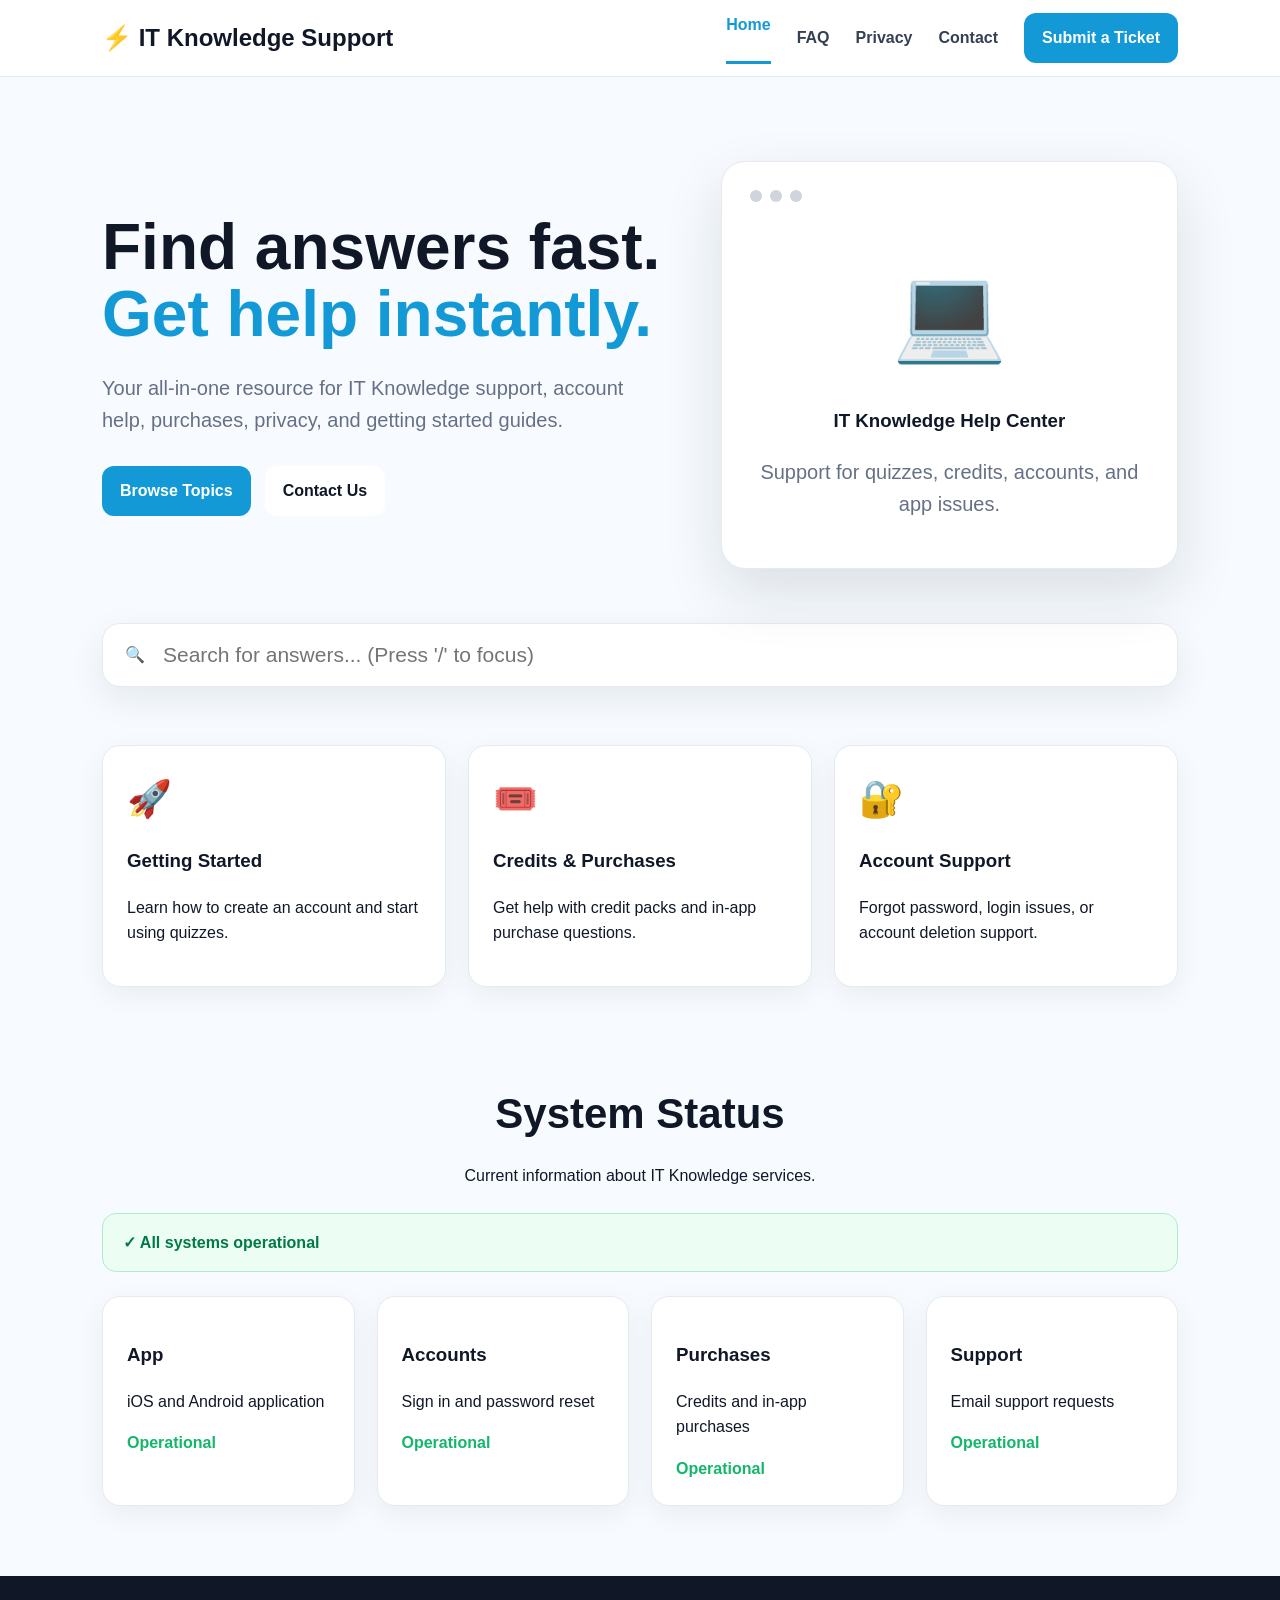
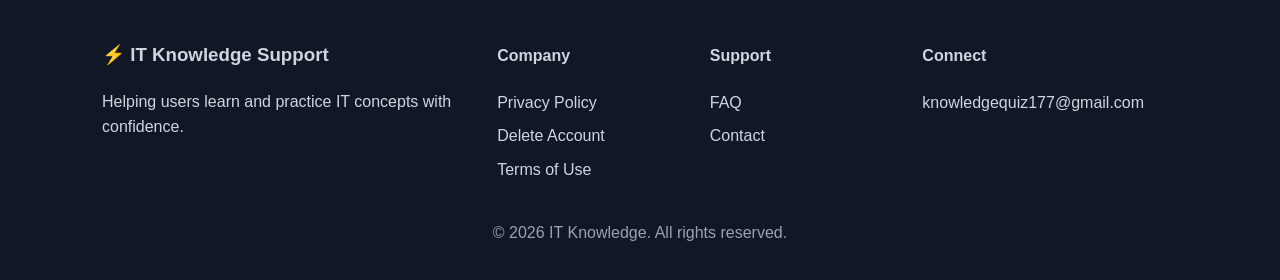
<file: index.html>
<!DOCTYPE html>
<html lang="en">
<head>
  <meta charset="UTF-8" />
  <meta name="viewport" content="width=device-width, initial-scale=1.0" />
  <title>IT Knowledge Support</title>
  <link rel="stylesheet" href="styles.css" />
  <script defer src="script.js"></script>
</head>
<body>
  <header class="site-header">
    <nav class="nav container">
      <a class="brand" href="index.html"><span class="bolt">⚡</span> IT Knowledge Support</a>
      <button class="menu-btn" aria-label="Open menu">☰</button>
      <div class="nav-links">
        <a class="active" href="index.html">Home</a>
        <a href="faq.html">FAQ</a>
        <a href="privacy.html">Privacy</a>
        <a href="contact.html">Contact</a>
        <a class="ticket" href="contact.html">Submit a Ticket</a>
      </div>
    </nav>
  </header>

  <main>
    <section class="hero container">
      <div class="hero-text">
        <h1>Find answers fast.<br><span>Get help instantly.</span></h1>
        <p>Your all-in-one resource for IT Knowledge support, account help, purchases, privacy, and getting started guides.</p>
        <div class="hero-actions">
          <a class="btn primary" href="faq.html">Browse Topics</a>
          <a class="btn secondary" href="contact.html">Contact Us</a>
        </div>
      </div>
      <div class="hero-card">
        <div class="screen-top"><span></span><span></span><span></span></div>
        <div class="support-illustration">💻</div>
        <h3>IT Knowledge Help Center</h3>
        <p>Support for quizzes, credits, accounts, and app issues.</p>
      </div>
    </section>

    <section class="search-section container">
      <div class="search-box">
        <span>🔍</span>
        <input id="homeSearch" type="text" placeholder="Search for answers... (Press '/' to focus)" />
      </div>
      <div id="searchResults" class="search-results"></div>
    </section>

    <section class="features container">
      <article>
        <div class="icon">🚀</div>
        <h3>Getting Started</h3>
        <p>Learn how to create an account and start using quizzes.</p>
      </article>
      <article>
        <div class="icon">🎟️</div>
        <h3>Credits & Purchases</h3>
        <p>Get help with credit packs and in-app purchase questions.</p>
      </article>
      <article>
        <div class="icon">🔐</div>
        <h3>Account Support</h3>
        <p>Forgot password, login issues, or account deletion support.</p>
      </article>
    </section>

    <section class="status container">
      <div class="section-title">
        <h2>System Status</h2>
        <p>Current information about IT Knowledge services.</p>
      </div>
      <div class="status-banner">✓ All systems operational</div>
      <div class="status-grid">
        <div><h3>App</h3><p>iOS and Android application</p><strong>Operational</strong></div>
        <div><h3>Accounts</h3><p>Sign in and password reset</p><strong>Operational</strong></div>
        <div><h3>Purchases</h3><p>Credits and in-app purchases</p><strong>Operational</strong></div>
        <div><h3>Support</h3><p>Email support requests</p><strong>Operational</strong></div>
      </div>
    </section>
  </main>

  <footer class="footer">
    <div class="container footer-grid">
      <div><h3>⚡ IT Knowledge Support</h3><p>Helping users learn and practice IT concepts with confidence.</p></div>
      <div><h4>Company</h4><a href="privacy.html">Privacy Policy</a><a href="delete-account.html">Delete Account</a><a href="terms.html">Terms of Use</a></div>
      <div><h4>Support</h4><a href="faq.html">FAQ</a><a href="contact.html">Contact</a></div>
      <div><h4>Connect</h4><a href="mailto:knowledgequiz177@gmail.com">knowledgequiz177@gmail.com</a></div>
    </div>
    <p class="copyright">© 2026 IT Knowledge. All rights reserved.</p>
  </footer>
</body>
</html>
</file>
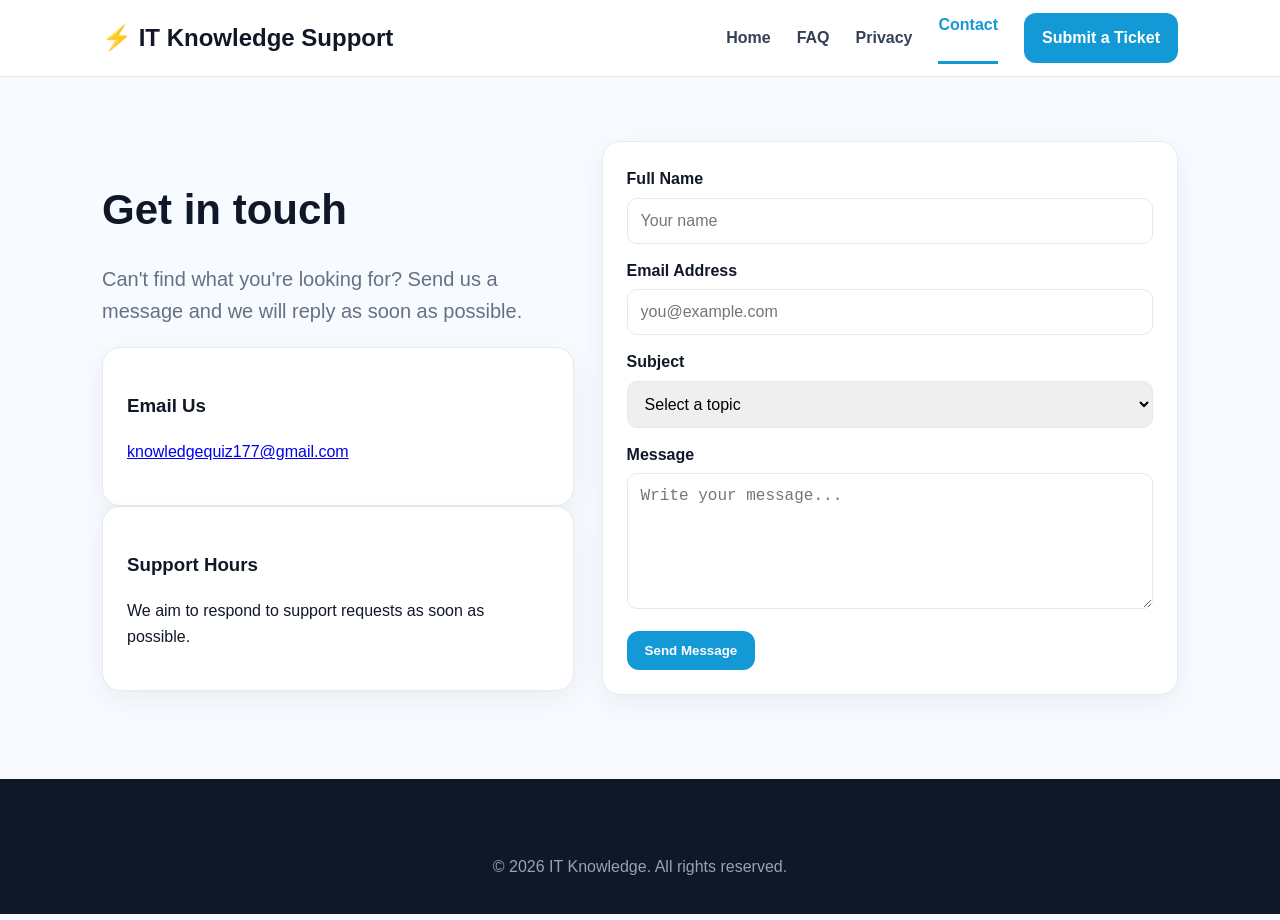
<file: contact.html>
<!DOCTYPE html>
<html lang="en"><head><meta charset="UTF-8"><meta name="viewport" content="width=device-width, initial-scale=1.0"><title>Contact | IT Knowledge Support</title><link rel="stylesheet" href="styles.css"><script defer src="script.js"></script></head>
<body>
<header class="site-header"><nav class="nav container"><a class="brand" href="index.html"><span class="bolt">⚡</span> IT Knowledge Support</a><button class="menu-btn">☰</button><div class="nav-links"><a href="index.html">Home</a><a href="faq.html">FAQ</a><a href="privacy.html">Privacy</a><a class="active" href="contact.html">Contact</a><a class="ticket" href="contact.html">Submit a Ticket</a></div></nav></header>
<main class="container page contact-grid">
<section><h1>Get in touch</h1><p class="lead">Can't find what you're looking for? Send us a message and we will reply as soon as possible.</p>
<div class="contact-card"><h3>Email Us</h3><p><a href="mailto:knowledgequiz177@gmail.com">knowledgequiz177@gmail.com</a></p></div>
<div class="contact-card"><h3>Support Hours</h3><p>We aim to respond to support requests as soon as possible.</p></div></section>
<section class="form-card"><form action="mailto:knowledgequiz177@gmail.com" method="post" enctype="text/plain"><label>Full Name<input name="name" required placeholder="Your name"></label><label>Email Address<input type="email" name="email" required placeholder="you@example.com"></label><label>Subject<select name="subject" required><option value="">Select a topic</option><option>General Inquiry</option><option>Bug Report</option><option>Purchase Issue</option><option>Account Support</option><option>Feature Request</option></select></label><label>Message<textarea name="message" rows="6" required placeholder="Write your message..."></textarea></label><button class="btn primary" type="submit">Send Message</button></form></section>
</main><footer class="footer"><p class="copyright">© 2026 IT Knowledge. All rights reserved.</p></footer>
</body></html>
</file>
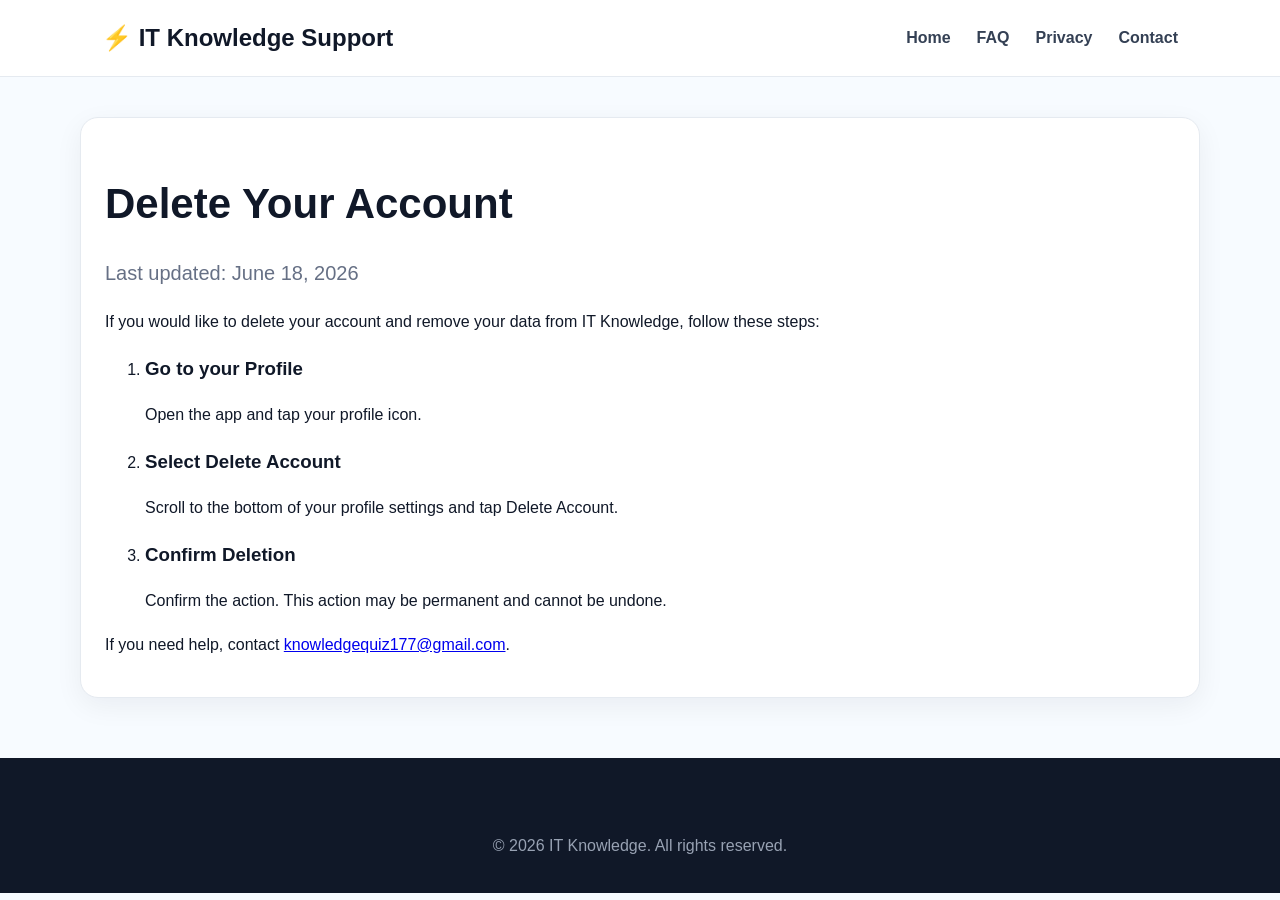
<file: delete-account.html>
<!DOCTYPE html><html lang="en"><head><meta charset="UTF-8"><meta name="viewport" content="width=device-width, initial-scale=1.0"><title>Delete Account | IT Knowledge</title><link rel="stylesheet" href="styles.css"><script defer src="script.js"></script></head><body><header class="site-header"><nav class="nav container"><a class="brand" href="index.html"><span class="bolt">⚡</span> IT Knowledge Support</a><button class="menu-btn">☰</button><div class="nav-links"><a href="index.html">Home</a><a href="faq.html">FAQ</a><a href="privacy.html">Privacy</a><a href="contact.html">Contact</a></div></nav></header><main class="container policy"><h1>Delete Your Account</h1><p class="lead">Last updated: June 18, 2026</p><p>If you would like to delete your account and remove your data from IT Knowledge, follow these steps:</p><ol class="steps"><li><h3>Go to your Profile</h3><p>Open the app and tap your profile icon.</p></li><li><h3>Select Delete Account</h3><p>Scroll to the bottom of your profile settings and tap Delete Account.</p></li><li><h3>Confirm Deletion</h3><p>Confirm the action. This action may be permanent and cannot be undone.</p></li></ol><p>If you need help, contact <a href="mailto:knowledgequiz177@gmail.com">knowledgequiz177@gmail.com</a>.</p></main><footer class="footer"><p class="copyright">© 2026 IT Knowledge. All rights reserved.</p></footer></body></html>
</file>
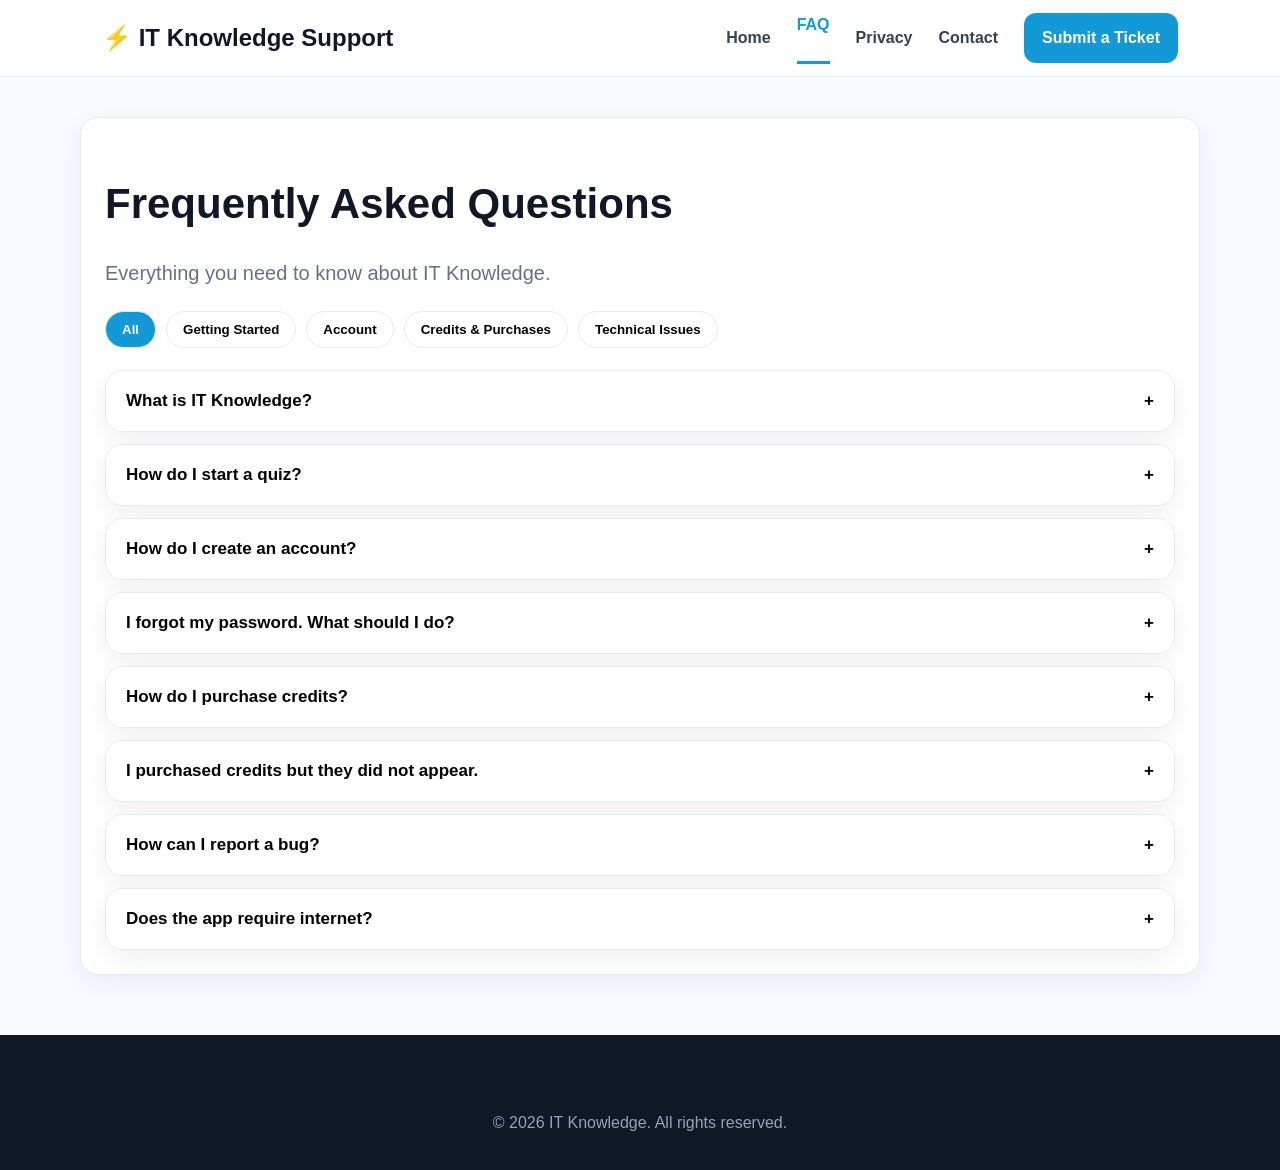
<file: faq.html>
<!DOCTYPE html>
<html lang="en"><head><meta charset="UTF-8"><meta name="viewport" content="width=device-width, initial-scale=1.0"><title>FAQ | IT Knowledge Support</title><link rel="stylesheet" href="styles.css"><script defer src="script.js"></script></head>
<body>
<header class="site-header"><nav class="nav container"><a class="brand" href="index.html"><span class="bolt">⚡</span> IT Knowledge Support</a><button class="menu-btn">☰</button><div class="nav-links"><a href="index.html">Home</a><a class="active" href="faq.html">FAQ</a><a href="privacy.html">Privacy</a><a href="contact.html">Contact</a><a class="ticket" href="contact.html">Submit a Ticket</a></div></nav></header>
<main class="container page">
<h1>Frequently Asked Questions</h1><p class="lead">Everything you need to know about IT Knowledge.</p>
<div class="tabs"><button class="tab active" data-filter="all">All</button><button class="tab" data-filter="start">Getting Started</button><button class="tab" data-filter="account">Account</button><button class="tab" data-filter="purchase">Credits & Purchases</button><button class="tab" data-filter="technical">Technical Issues</button></div>
<div class="faq-list">
<div class="faq-item" data-category="start"><button>What is IT Knowledge?<span>+</span></button><p>IT Knowledge is an educational quiz app designed to help users improve their information technology knowledge through quizzes and training activities.</p></div>
<div class="faq-item" data-category="start"><button>How do I start a quiz?<span>+</span></button><p>Open the app, sign in, choose your quiz topic or model, then start the quiz from the home screen.</p></div>
<div class="faq-item" data-category="account"><button>How do I create an account?<span>+</span></button><p>You can create an account directly inside the app using your email address.</p></div>
<div class="faq-item" data-category="account"><button>I forgot my password. What should I do?<span>+</span></button><p>Use the Forgot Password option on the login screen and follow the instructions sent to your email.</p></div>
<div class="faq-item" data-category="purchase"><button>How do I purchase credits?<span>+</span></button><p>Credits can be purchased directly inside the app using the available credit packages.</p></div>
<div class="faq-item" data-category="purchase"><button>I purchased credits but they did not appear.<span>+</span></button><p>Please restart the app first. If the issue continues, contact us with your account email and purchase details.</p></div>
<div class="faq-item" data-category="technical"><button>How can I report a bug?<span>+</span></button><p>Send a detailed description of the issue to knowledgequiz177@gmail.com. Screenshots are helpful.</p></div>
<div class="faq-item" data-category="technical"><button>Does the app require internet?<span>+</span></button><p>Some features, including login, purchases, and account services, may require an internet connection.</p></div>
</div>
</main><footer class="footer"><p class="copyright">© 2026 IT Knowledge. All rights reserved.</p></footer>
</body></html>
</file>
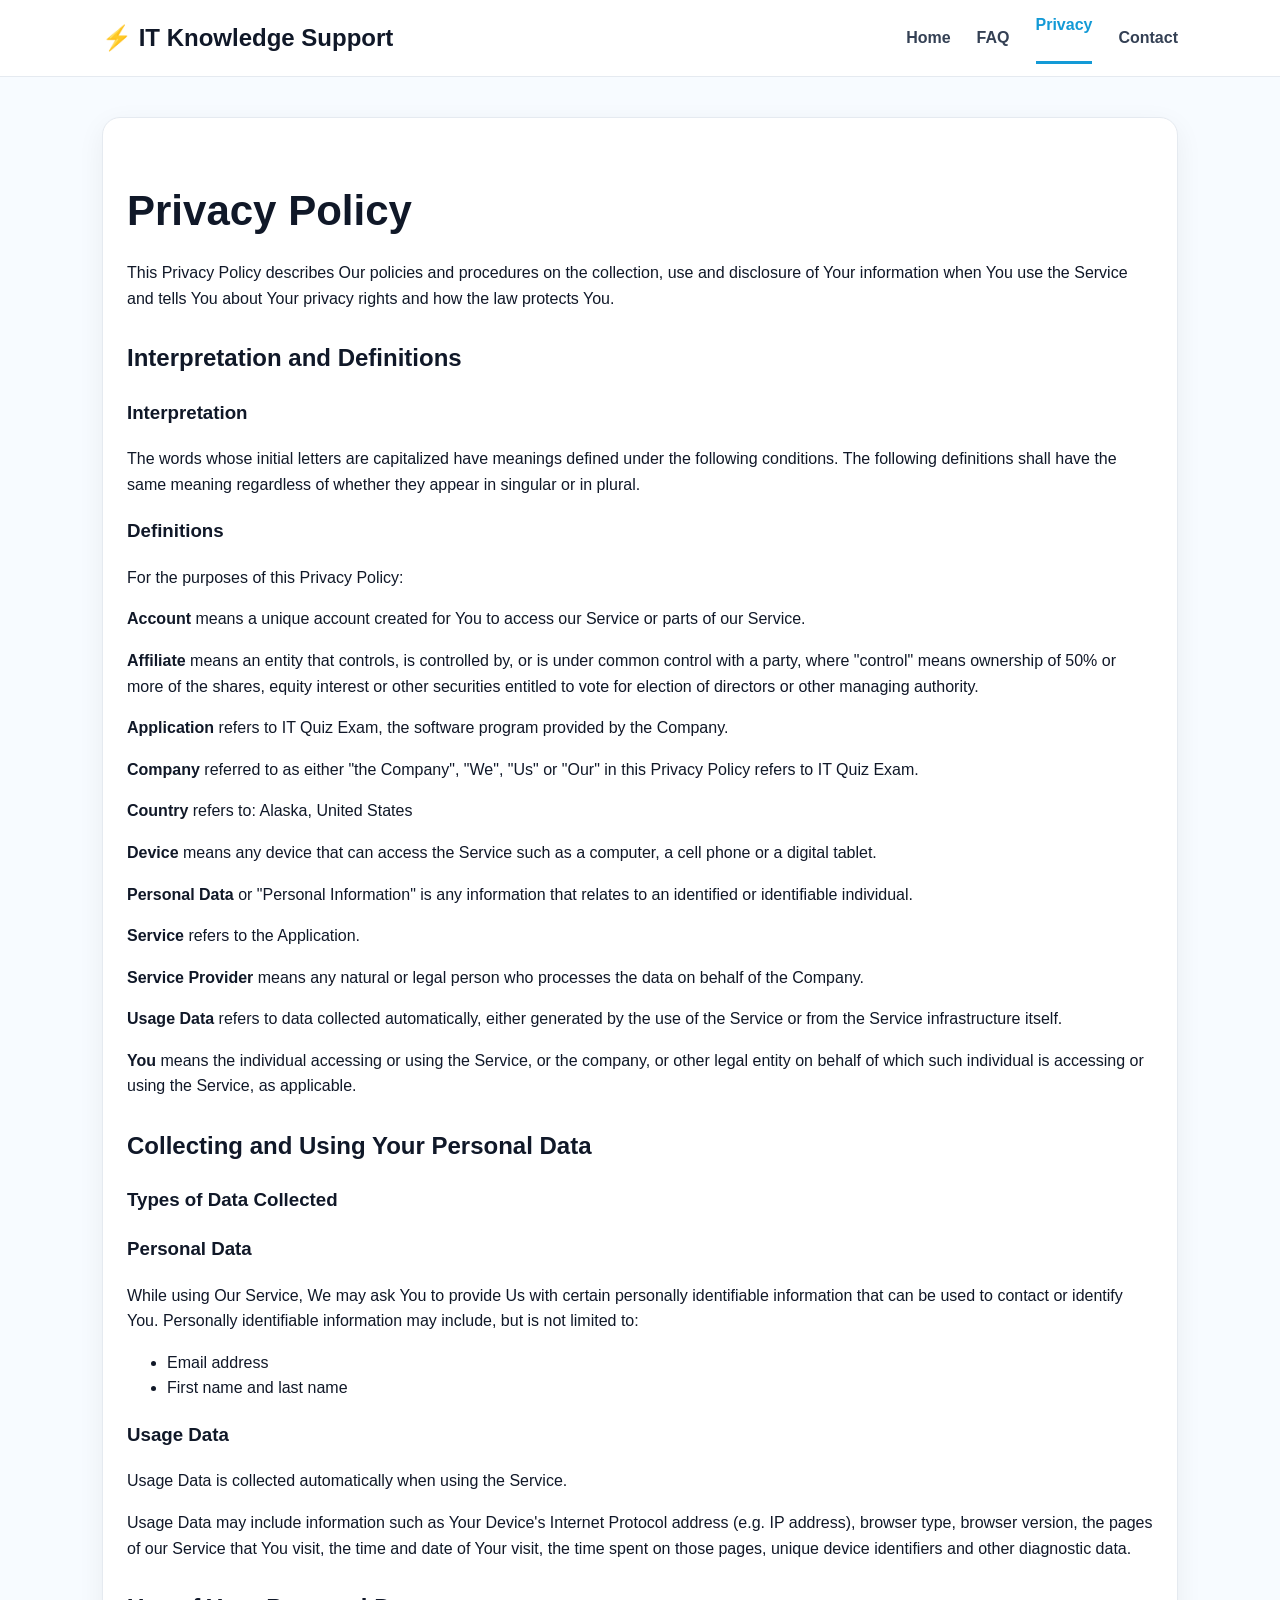
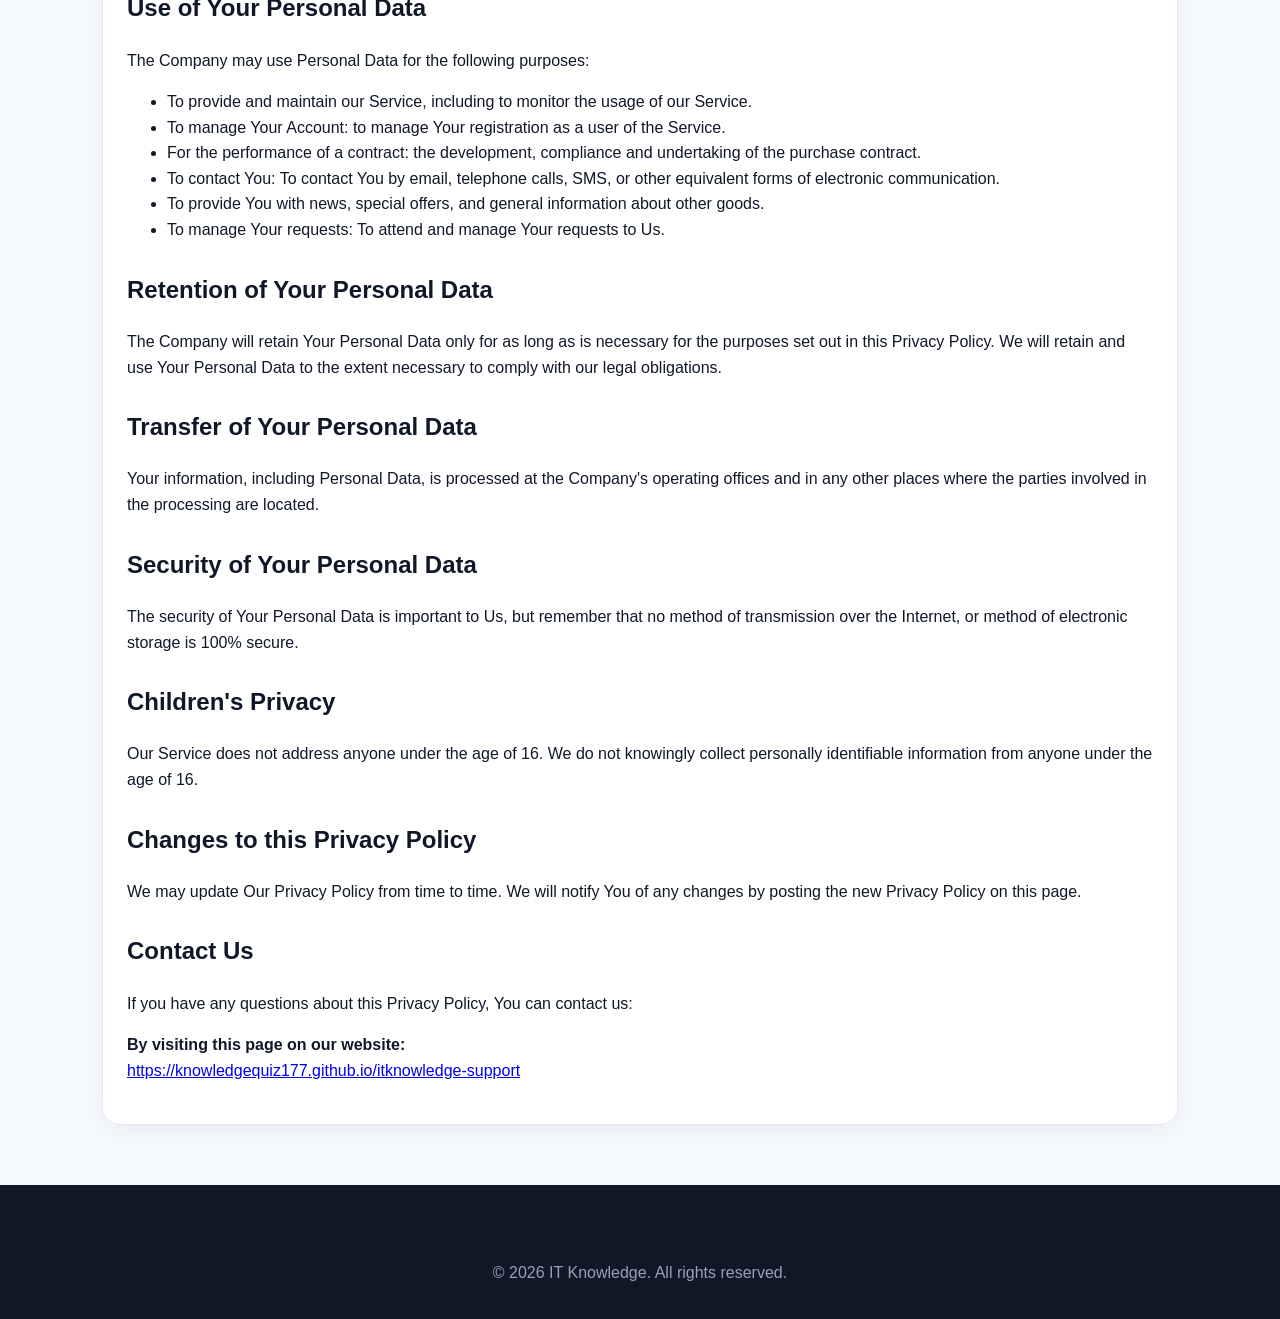
<file: privacy.html>
<!DOCTYPE html>
<html lang="en">
<head>
<meta charset="UTF-8">
<meta name="viewport" content="width=device-width, initial-scale=1.0">
<title>Privacy Policy | IT Knowledge Support</title>
<link rel="stylesheet" href="styles.css">
</head>

<body>

<header class="site-header">
  <nav class="nav container">
    <a class="brand" href="index.html"><span class="bolt">⚡</span> IT Knowledge Support</a>
    <button class="menu-btn">☰</button>
    <div class="nav-links">
      <a href="index.html">Home</a>
      <a href="faq.html">FAQ</a>
      <a class="active" href="privacy.html">Privacy</a>
      <a href="contact.html">Contact</a>
    </div>
  </nav>
</header>

<main class="container">
<section class="policy">

<h1>Privacy Policy</h1>

<p>This Privacy Policy describes Our policies and procedures on the collection, use and disclosure of Your information when You use the Service and tells You about Your privacy rights and how the law protects You.</p>

<h2>Interpretation and Definitions</h2>

<h3>Interpretation</h3>
<p>The words whose initial letters are capitalized have meanings defined under the following conditions. The following definitions shall have the same meaning regardless of whether they appear in singular or in plural.</p>

<h3>Definitions</h3>
<p>For the purposes of this Privacy Policy:</p>

<p><strong>Account</strong> means a unique account created for You to access our Service or parts of our Service.</p>

<p><strong>Affiliate</strong> means an entity that controls, is controlled by, or is under common control with a party, where "control" means ownership of 50% or more of the shares, equity interest or other securities entitled to vote for election of directors or other managing authority.</p>

<p><strong>Application</strong> refers to IT Quiz Exam, the software program provided by the Company.</p>

<p><strong>Company</strong> referred to as either "the Company", "We", "Us" or "Our" in this Privacy Policy refers to IT Quiz Exam.</p>

<p><strong>Country</strong> refers to: Alaska, United States</p>

<p><strong>Device</strong> means any device that can access the Service such as a computer, a cell phone or a digital tablet.</p>

<p><strong>Personal Data</strong> or "Personal Information" is any information that relates to an identified or identifiable individual.</p>

<p><strong>Service</strong> refers to the Application.</p>

<p><strong>Service Provider</strong> means any natural or legal person who processes the data on behalf of the Company.</p>

<p><strong>Usage Data</strong> refers to data collected automatically, either generated by the use of the Service or from the Service infrastructure itself.</p>

<p><strong>You</strong> means the individual accessing or using the Service, or the company, or other legal entity on behalf of which such individual is accessing or using the Service, as applicable.</p>

<h2>Collecting and Using Your Personal Data</h2>

<h3>Types of Data Collected</h3>

<h3>Personal Data</h3>
<p>While using Our Service, We may ask You to provide Us with certain personally identifiable information that can be used to contact or identify You. Personally identifiable information may include, but is not limited to:</p>

<ul>
  <li>Email address</li>
  <li>First name and last name</li>
</ul>

<h3>Usage Data</h3>
<p>Usage Data is collected automatically when using the Service.</p>

<p>Usage Data may include information such as Your Device's Internet Protocol address (e.g. IP address), browser type, browser version, the pages of our Service that You visit, the time and date of Your visit, the time spent on those pages, unique device identifiers and other diagnostic data.</p>

<h2>Use of Your Personal Data</h2>
<p>The Company may use Personal Data for the following purposes:</p>

<ul>
  <li>To provide and maintain our Service, including to monitor the usage of our Service.</li>
  <li>To manage Your Account: to manage Your registration as a user of the Service.</li>
  <li>For the performance of a contract: the development, compliance and undertaking of the purchase contract.</li>
  <li>To contact You: To contact You by email, telephone calls, SMS, or other equivalent forms of electronic communication.</li>
  <li>To provide You with news, special offers, and general information about other goods.</li>
  <li>To manage Your requests: To attend and manage Your requests to Us.</li>
</ul>

<h2>Retention of Your Personal Data</h2>
<p>The Company will retain Your Personal Data only for as long as is necessary for the purposes set out in this Privacy Policy. We will retain and use Your Personal Data to the extent necessary to comply with our legal obligations.</p>

<h2>Transfer of Your Personal Data</h2>
<p>Your information, including Personal Data, is processed at the Company's operating offices and in any other places where the parties involved in the processing are located.</p>

<h2>Security of Your Personal Data</h2>
<p>The security of Your Personal Data is important to Us, but remember that no method of transmission over the Internet, or method of electronic storage is 100% secure.</p>

<h2>Children's Privacy</h2>
<p>Our Service does not address anyone under the age of 16. We do not knowingly collect personally identifiable information from anyone under the age of 16.</p>

<h2>Changes to this Privacy Policy</h2>
<p>We may update Our Privacy Policy from time to time. We will notify You of any changes by posting the new Privacy Policy on this page.</p>

<h2>Contact Us</h2>
<p>If you have any questions about this Privacy Policy, You can contact us:</p>

<p><strong>By visiting this page on our website:</strong><br>
<a href="https://knowledgequiz177.github.io/itknowledge-support/privacy.html">
https://knowledgequiz177.github.io/itknowledge-support
</a></p>

</section>
</main>

<footer class="footer">
  <div class="container">
    <p class="copyright">© 2026 IT Knowledge. All rights reserved.</p>
  </div>
</footer>

<script src="script.js"></script>
</body>
</html>
</file>
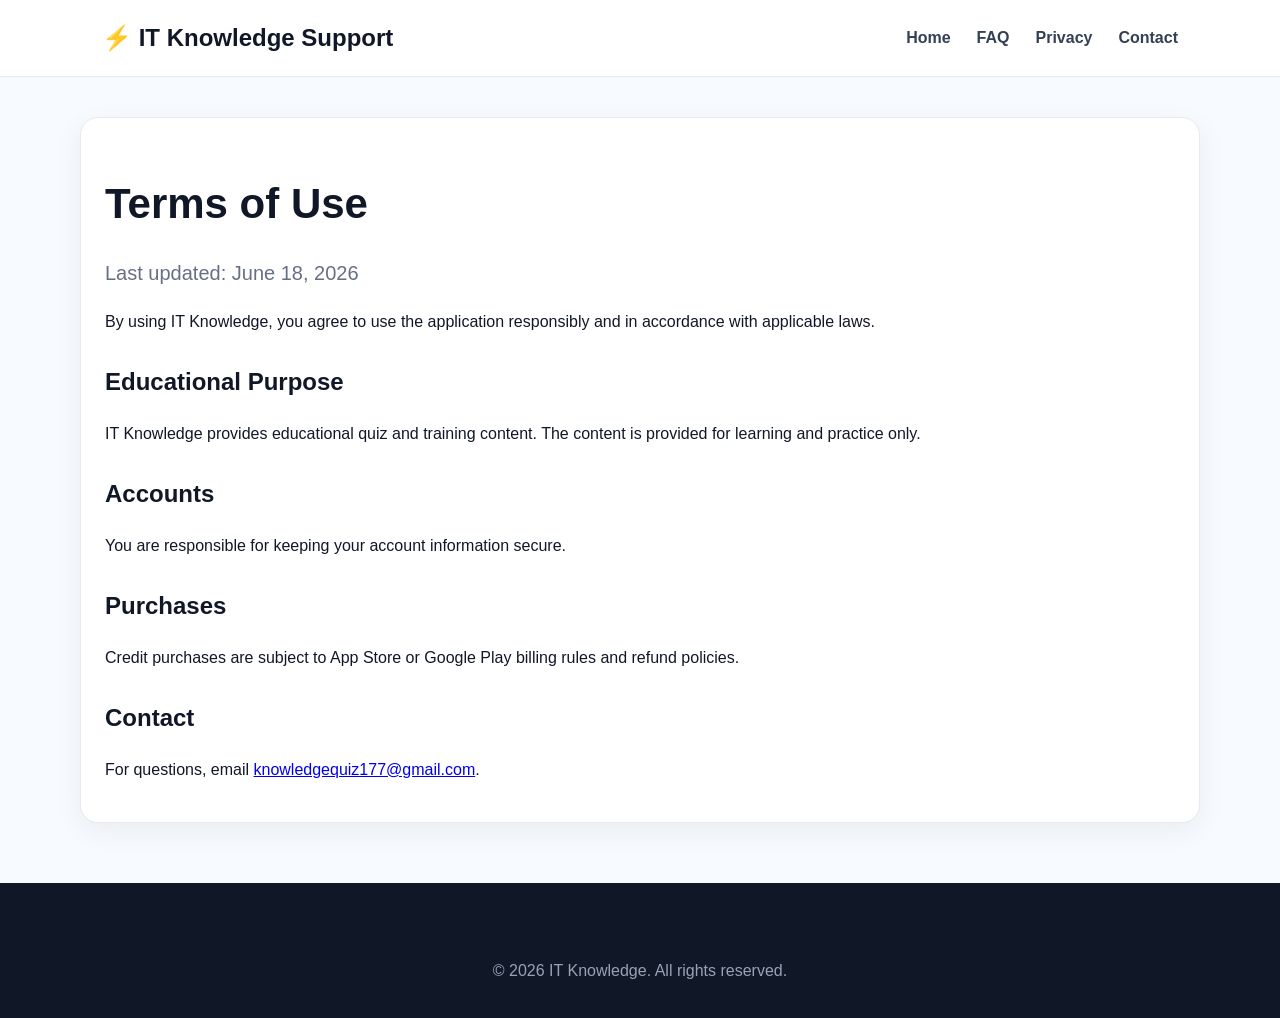
<file: terms.html>
<!DOCTYPE html><html lang="en"><head><meta charset="UTF-8"><meta name="viewport" content="width=device-width, initial-scale=1.0"><title>Terms of Use | IT Knowledge</title><link rel="stylesheet" href="styles.css"><script defer src="script.js"></script></head><body><header class="site-header"><nav class="nav container"><a class="brand" href="index.html"><span class="bolt">⚡</span> IT Knowledge Support</a><button class="menu-btn">☰</button><div class="nav-links"><a href="index.html">Home</a><a href="faq.html">FAQ</a><a href="privacy.html">Privacy</a><a href="contact.html">Contact</a></div></nav></header><main class="container policy"><h1>Terms of Use</h1><p class="lead">Last updated: June 18, 2026</p><p>By using IT Knowledge, you agree to use the application responsibly and in accordance with applicable laws.</p><h2>Educational Purpose</h2><p>IT Knowledge provides educational quiz and training content. The content is provided for learning and practice only.</p><h2>Accounts</h2><p>You are responsible for keeping your account information secure.</p><h2>Purchases</h2><p>Credit purchases are subject to App Store or Google Play billing rules and refund policies.</p><h2>Contact</h2><p>For questions, email <a href="mailto:knowledgequiz177@gmail.com">knowledgequiz177@gmail.com</a>.</p></main><footer class="footer"><p class="copyright">© 2026 IT Knowledge. All rights reserved.</p></footer></body></html>
</file>
<file: styles.css>
:root{--blue:#139ad6;--dark:#101828;--muted:#667085;--bg:#f7fbff;--card:#fff;--line:#e5eaf0;--green:#12b76a}*{box-sizing:border-box}body{margin:0;font-family:Inter,Arial,sans-serif;background:var(--bg);color:var(--dark);line-height:1.6}.container{max-width:1120px;margin:auto;padding:0 22px}.site-header{background:#fff;border-bottom:1px solid var(--line);position:sticky;top:0;z-index:10}.nav{height:76px;display:flex;align-items:center;justify-content:space-between}.brand{font-size:24px;font-weight:800;text-decoration:none;color:var(--dark)}.bolt{color:#f6b100}.nav-links{display:flex;gap:26px;align-items:center}.nav-links a{text-decoration:none;color:#344054;font-weight:600}.nav-links a.active{color:var(--blue);border-bottom:3px solid var(--blue);padding-bottom:23px}.ticket,.btn{border-radius:12px;padding:12px 18px!important}.ticket,.primary{background:var(--blue);color:#fff!important}.secondary{border:1px solid var(--line);color:var(--dark);background:#fff}.menu-btn{display:none;background:none;border:0;font-size:26px}.hero{display:grid;grid-template-columns:1.1fr .9fr;gap:60px;align-items:center;padding-top:84px;padding-bottom:42px}.hero h1{font-size:64px;line-height:1.05;margin:0 0 24px}.hero h1 span{color:var(--blue)}.hero p,.lead{font-size:20px;color:var(--muted)}.hero-actions{display:flex;gap:14px;margin-top:30px}.btn{text-decoration:none;border:0;display:inline-block;font-weight:800;cursor:pointer}.hero-card{background:#fff;border:1px solid var(--line);border-radius:24px;padding:28px;box-shadow:0 24px 60px rgba(16,24,40,.12);text-align:center}.screen-top{display:flex;gap:8px}.screen-top span{width:12px;height:12px;border-radius:50%;background:#d0d5dd}.support-illustration{font-size:92px;margin:38px 0 18px}.search-section{padding:12px 22px 48px}.search-box{background:#fff;border:1px solid var(--line);border-radius:18px;padding:18px 22px;box-shadow:0 12px 35px rgba(16,24,40,.08);display:flex;gap:16px;align-items:center}.search-box input{border:0;outline:0;font-size:21px;width:100%;background:transparent}.search-results{margin-top:10px}.result{background:#fff;border:1px solid var(--line);border-radius:12px;padding:12px 16px;margin-top:8px}.features,.status-grid{display:grid;grid-template-columns:repeat(3,1fr);gap:22px;padding-bottom:58px}.features article,.status-grid div,.contact-card,.form-card,.faq-item,.policy,.page{background:#fff;border:1px solid var(--line);border-radius:18px;padding:24px;box-shadow:0 8px 28px rgba(16,24,40,.06)}.icon{font-size:36px}.section-title{text-align:center;margin-top:20px}.section-title h2,.page h1,.policy h1{font-size:42px;margin-bottom:6px}.status{padding-bottom:70px}.status-banner{background:#ecfdf3;color:#027a48;border:1px solid #abefc6;border-radius:14px;padding:16px 20px;font-weight:800;margin:24px 0}.status-grid{grid-template-columns:repeat(4,1fr);padding-bottom:0}.status-grid strong{color:var(--green)}.footer{background:#101828;color:#d0d5dd;padding:45px 0 18px}.footer-grid{display:grid;grid-template-columns:2fr 1fr 1fr 1.4fr;gap:30px}.footer a{display:block;color:#d0d5dd;text-decoration:none;margin:8px 0}.copyright{text-align:center;color:#98a2b3;margin-top:30px}.page,.policy{margin-top:40px;margin-bottom:60px}.tabs{display:flex;flex-wrap:wrap;gap:10px;margin:22px 0}.tab{border:1px solid var(--line);background:#fff;border-radius:999px;padding:10px 16px;font-weight:700;cursor:pointer}.tab.active{background:var(--blue);color:#fff}.faq-list{display:grid;gap:12px}.faq-item{padding:0;overflow:hidden}.faq-item button{width:100%;background:#fff;border:0;padding:20px;font-size:17px;font-weight:800;text-align:left;display:flex;justify-content:space-between;cursor:pointer}.faq-item p{display:none;padding:0 20px 20px;margin:0;color:var(--muted)}.faq-item.open p{display:block}.contact-grid{display:grid;grid-template-columns:.9fr 1.1fr;gap:28px;background:transparent;border:0;box-shadow:none;padding-left:22px;padding-right:22px}.form-card label{display:block;font-weight:700;margin-bottom:14px}.form-card input,.form-card select,.form-card textarea{width:100%;margin-top:6px;border:1px solid var(--line);border-radius:10px;padding:13px;font-size:16px}.policy h2{margin-top:28px}.steps li{margin-bottom:18px}@media(max-width:800px){.menu-btn{display:block}.nav-links{display:none;position:absolute;top:76px;left:0;right:0;background:#fff;border-bottom:1px solid var(--line);padding:18px;flex-direction:column}.nav-links.show{display:flex}.nav-links a.active{padding-bottom:0;border:0}.hero,.contact-grid{grid-template-columns:1fr}.hero h1{font-size:42px}.features,.status-grid,.footer-grid{grid-template-columns:1fr}.brand{font-size:20px}}
</file>
